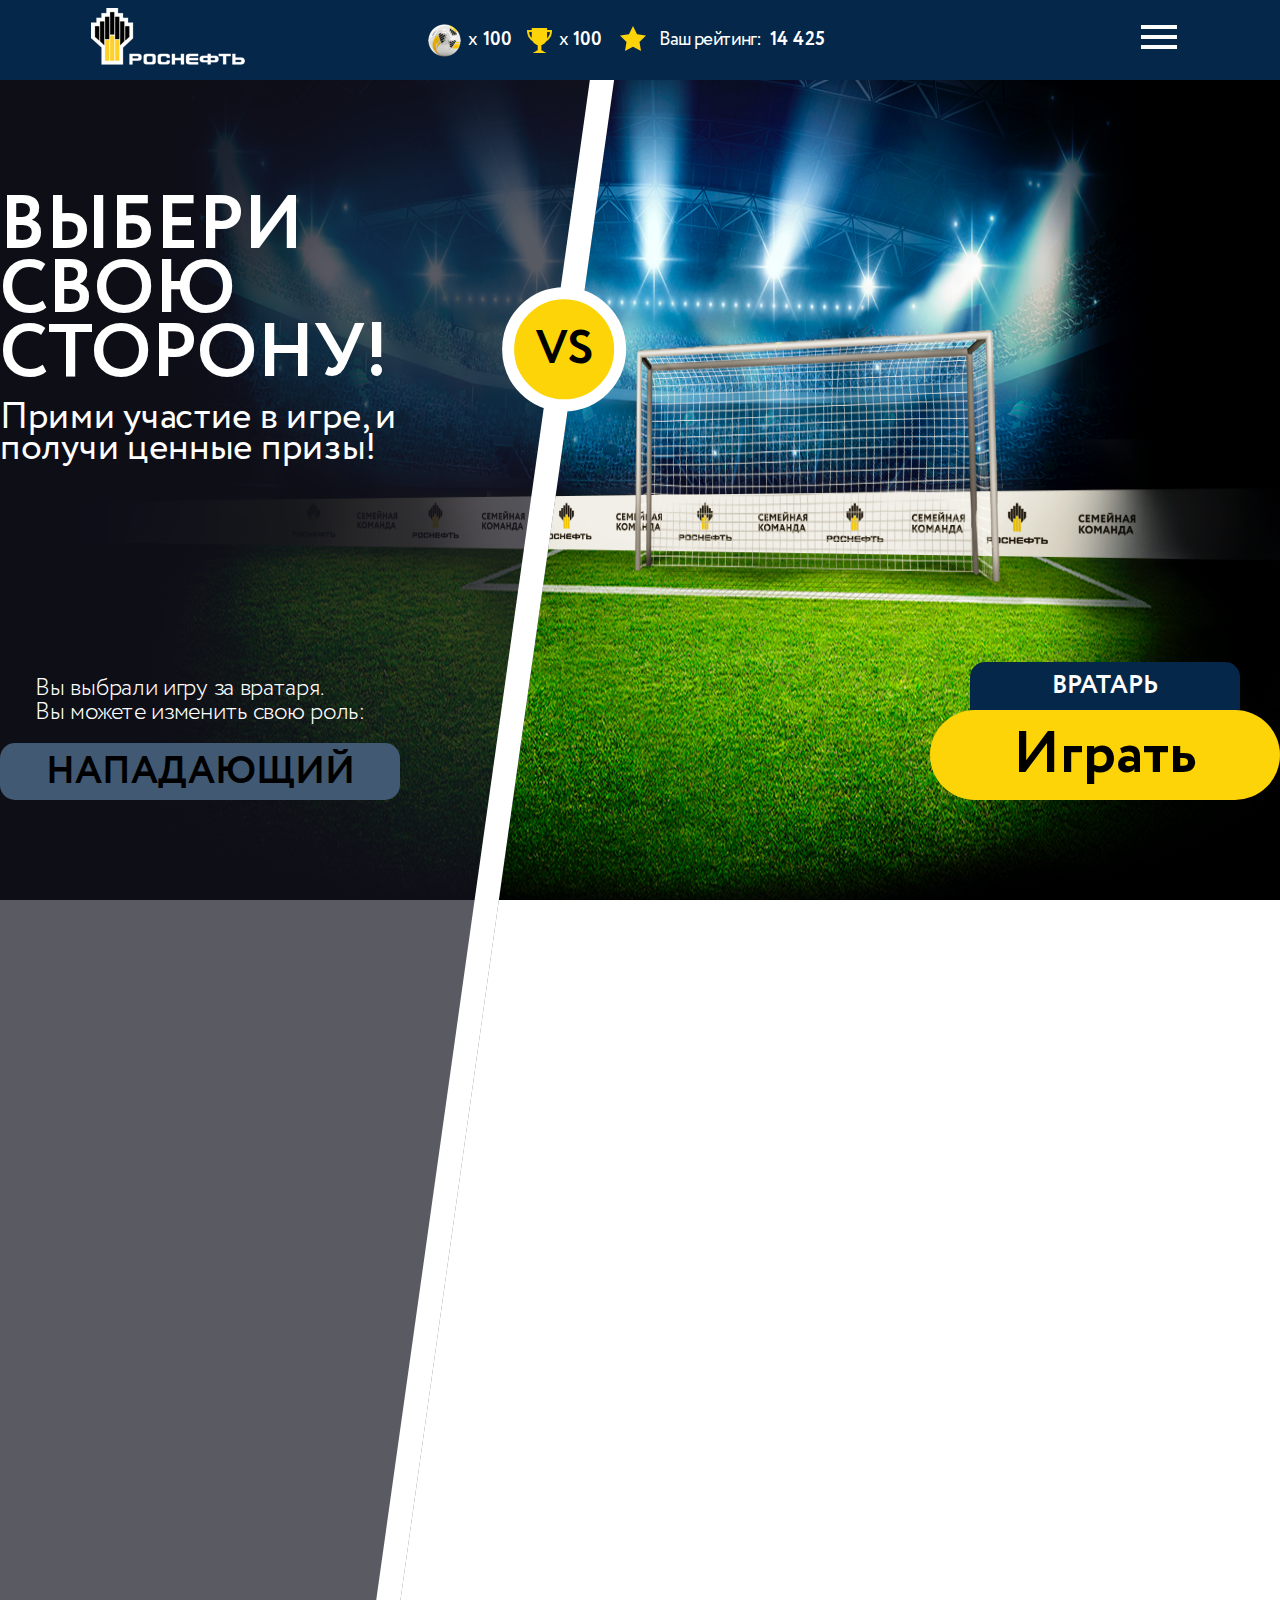
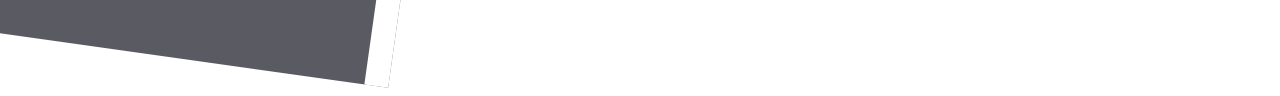
<file: index.html>
<!DOCTYPE html>
<html lang="en">
<head>
    <meta charset="UTF-8">
    <meta name="viewport" content="width=device-width, initial-scale=1.0">
    <meta http-equiv="X-UA-Compatible" content="ie=edge">
    <title>Football</title>
    <link rel="stylesheet" href="css/index.css">
</head>
<body>
    <!-- SYMBOLS - Start -->
    <svg xmlns="http://www.w3.org/2000/svg" style="border: 0 !important; clip: rect(0 0 0 0) !important; height: 1px !important; margin: -1px !important; overflow: hidden !important; padding: 0 !important; position: absolute !important; width: 1px !important;" class="root-svg-symbols-element">
        <!-- 1 - Start -->
        <symbol id="svg_tablo" viewBox="0 0 445 249">
            <defs>
                <path id="a" d="M0 0h12v200H0z"/>
                <path id="b" d="M0 0h12v200H0z"/>
                <rect id="c" width="445" height="209" rx="10"/>
                <linearGradient id="e" x1="50%" x2="50%" y1="100%" y2="0%">
                    <stop offset="0%" stop-color="#FFF" stop-opacity="0"/>
                    <stop offset="100%" stop-color="#FFF"/>
                </linearGradient>
                <rect id="d" width="445" height="195" rx="10"/>
            </defs>
            <g fill="none" fill-rule="evenodd">
                <g transform="translate(92 -67)">
                    <use fill="#052749" xlink:href="#a"/>
                    <use fill="#000" fill-opacity=".3" xlink:href="#a"/>
                </g>
                <path fill="#FFF" fill-opacity=".12" d="M92-67h2v200h-2z"/>
                <g>
                    <g transform="translate(334 -67)">
                        <use fill="#052749" xlink:href="#b"/>
                        <use fill="#000" fill-opacity=".3" xlink:href="#b"/>
                    </g>
                    <path fill="#FFF" fill-opacity=".12" d="M334-67h2v200h-2z"/>
                </g>
                <g>
                    <g transform="translate(0 40)">
                        <use fill="#052749" xlink:href="#c"/>
                        <use fill="#000" fill-opacity=".15" xlink:href="#c"/>
                    </g>
                    <path fill="#052749" d="M6 95h433v119H6z"/>
                    <path fill="#FFF" fill-opacity=".03" d="M6 95h433v19L6 156z"/>
                    <g opacity=".2" transform="translate(0 40)">
                        <use fill="#D8D8D8" fill-opacity="0" xlink:href="#d"/>
                        <rect width="443" height="193" x="1" y="1" stroke="url(#e)" stroke-width="2" rx="10"/>
                    </g>
                </g>
                <g stroke="#FFF" stroke-width="2" opacity=".3" transform="translate(6 46)">
                    <rect width="431" height="195" x="1" y="1" rx="5"/>
                    <path d="M1 50h431v117H1z"/>
                </g>
            </g>
        </symbol>
        <symbol id="svg_menu" viewBox="0 0 24 24">
            <path d="M0 0h24v24H0z" fill="none"/>
            <path d="M3 18h18v-2H3v2zm0-5h18v-2H3v2zm0-7v2h18V6H3z"/>
        </symbol>
    </svg>
    <!-- SYMBOLS - End -->
    <!-- HEADER START -->
    <header class="header">
        <div class="panel">
            <div class="img img--logo">
                <img src="images/logo.png" alt="">
            </div>
            <button class="btn btn--online btn--rounded btn--yellow">
                <div class="btn__icon">
                    <img class="icon icon--user" src="images/user.png" alt="">
                </div>
                <span class="btn__title btn__title--uppercase">
                    10 572 Онлайн
                </span>
            </button>
            <ul class="list list--static">
                <li class="list__item">
                    <img class="icon icon--ball" src="images/ball.png" alt="">
                    <div class="list__item-desc">x<b>100</b></div>
                </li>
                <li class="list__item">
                    <img class="icon icon--prize" src="images/prize-2.png" alt="">
                    <div class="list__item-desc">x<b>100</b></div>
                </li>
                <li class="list__item">
                    <img class="icon icon--star" src="images/star.png" alt="">
                    <div class="list__item-desc">
                        Ваш рейтинг:
                        <b>14 425</b>
                    </div>
                </li>
            </ul>
            <button class="btn btn--rules btn--rounded btn--white">
                <span class="btn__title">
                    Правила игры
                </span>
            </button>
            <div class="img img--slogan">
                <img src="images/text.png" alt="">
            </div>
            <button id="btn-mobile-menu" class="btn btn--menu">
                <svg class="menu__svg" fill="#FFFFFF" width="48px" height="48px">
                    <use xlink:href="#svg_menu"></use>
                </svg>
            </button>
        </div>
    </header>
    <!-- HEADER END -->

    <div class="page">
        <div class="page__bg">
            <img src="images/bg.png" alt="">
        </div>
        <div class="page__wrap">
            <div id="selection" class="selection right h-100">
                <div class="selection__bg">
                    <div class="separator">
                        <div class="separator__line"></div>
                        <div class="separator__label">VS</div>
                    </div>
                </div>
                <div class="selection__wrap">
                    <div class="selection__left">
                        <div class="selection__title">
                            <h2>Выбери свою сторону!</h2>
                        </div>
                        <div class="selection__subtitle">
                            <h3>Прими участие в игре, и получи ценные призы!</h3>
                        </div>
                        <div class="selection__button">
                            <label class="label label--gk label--select">Вы выбрали игру за вратаря.<br>Вы можете изменить свою роль:</label>
                            <label class="label label--play">Нападающий</label>
                            <button class="btn btn--select" id="forward-select">Нападающий</button>
                            <button class="btn btn--play" id="buttonForward">Играть</button>
                        </div>
                    </div>
                    <div class="selection__right">
                        <div class="selection__button">
                            <label class="label label--select">Вы выбрали игру за нападающего.<br>Вы можете изменить свою роль:</label>
                            <label class="label label--play">Вратарь</label>
                            <button class="btn btn--select" id="goalkeeper-select">Вратарь</button>
                            <button class="btn btn--play" id="goalkeeperPlay">Играть</button>
                        </div>
                    </div>
                </div>
            </div>
        </div>
    </div>

    <!-- MOBILE MENU start -->
    <div id="mobile-menu" class="dropdown">
        <div class="dropdown__item dropdown--online">
            <button class="btn m-btn--online btn--rounded btn--yellow">
                <div class="btn__icon">
                    <img class="icon icon--user" src="images/user.png" alt="">
                </div>
                <span class="btn__title btn__title--uppercase">
                    10 572 Онлайн
                </span>
            </button>
        </div>
        <div class="dropdown__item dropdown--static">
            <ul class="list m-list--static">
                <li class="list__item">
                    <img class="icon icon--ball" src="images/ball.png" alt="">
                    <div class="list__item-desc">x<b>100</b></div>
                </li>
                <li class="list__item">
                    <img class="icon icon--prize" src="images/prize-2.png" alt="">
                    <div class="list__item-desc">x<b>100</b></div>
                </li>
                <li class="list__item">
                    <img class="icon icon--star" src="images/star.png" alt="">
                    <div class="list__item-desc">
                        Ваш рейтинг:
                        <b>14 425</b>
                    </div>
                </li>
            </ul>
        </div>
        <div class="dropdown__item dropdown--rules">
            <button class="btn m-btn--rules btn--rounded btn--white">
                <span class="btn__title">
                    Правила игры
                </span>
            </button>
        </div>
        <div class="dropdown__item">
            <div class="img m-img--slogan">
                <img src="images/text.png" alt="">
            </div>
        </div>
    </div>
    <!-- MOBILE MENU end -->

    <!-- MODAL START -->
    <div class="modal modal--confirm">
        <div class="modal__header">
            <div class="modal__title">Выбор сделан</div>
            <button class="btn btn--close">
                <img src="images/cross.png" alt="">
            </button>
        </div>
        <div class="modal__body">
            <button class="btn btn--rounded btn--submit btn--yellow">Играть</button>
            <button class="btn btn--rounded btn--cancel">Изменить выбор</button>
        </div>
    </div>
    <!-- MODAL END -->
    <script src="js/index.js"></script>
</body>
</html>
</file>
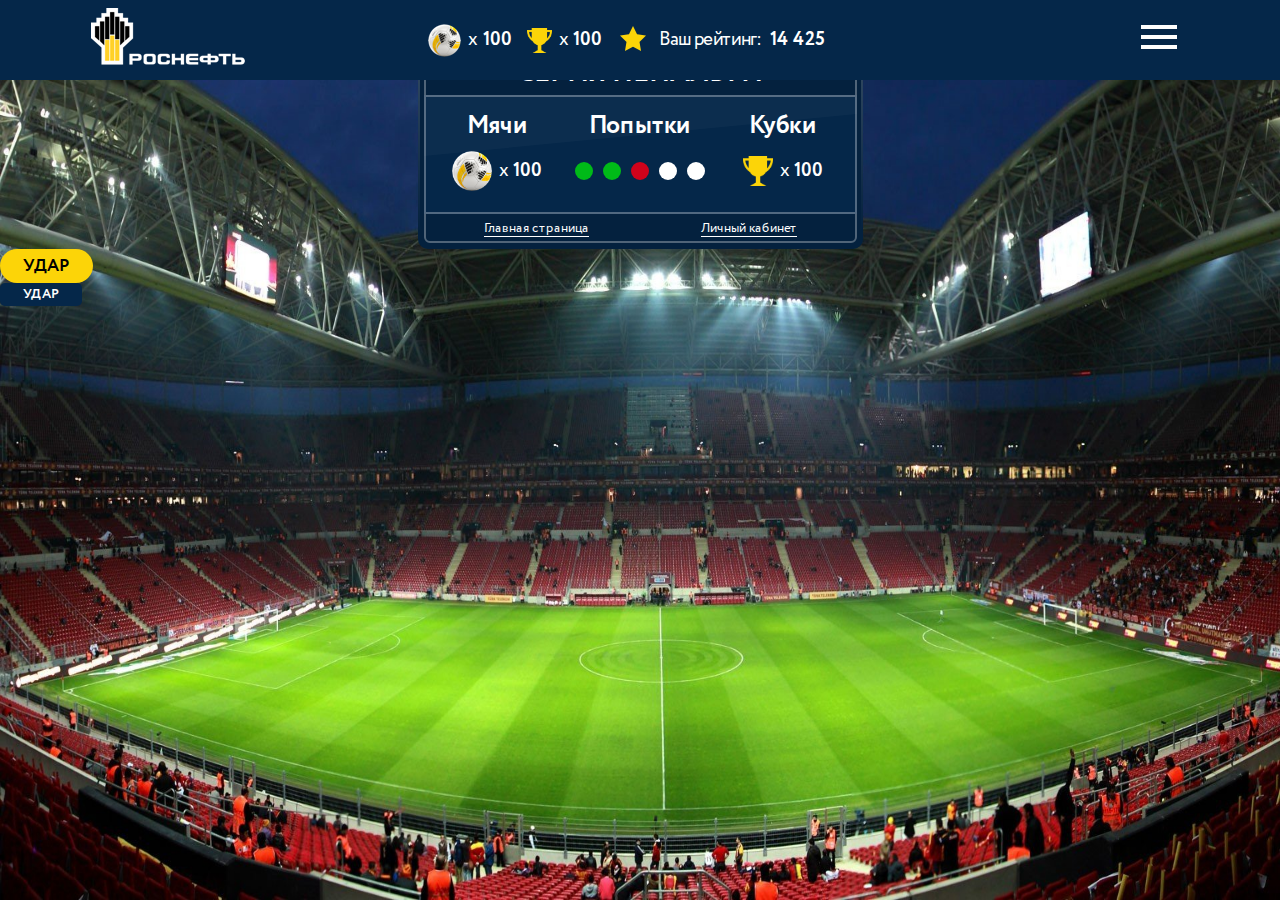
<file: index.1.html>
<!DOCTYPE html>
<html lang="en">
<head>
    <meta charset="UTF-8">
    <meta name="viewport" content="width=device-width, initial-scale=1.0">
    <meta http-equiv="X-UA-Compatible" content="ie=edge">
    <title>Football</title>
    <link rel="stylesheet" href="css/index.css">
</head>
<body>
    <!-- SYMBOLS - Start -->
    <svg xmlns="http://www.w3.org/2000/svg" style="border: 0 !important; clip: rect(0 0 0 0) !important; height: 1px !important; margin: -1px !important; overflow: hidden !important; padding: 0 !important; position: absolute !important; width: 1px !important;" class="root-svg-symbols-element">
        <!-- 1 - Start -->
        <symbol id="svg_tablo" viewBox="0 0 445 249">
            <defs>
                <path id="a" d="M0 0h12v200H0z"/>
                <path id="b" d="M0 0h12v200H0z"/>
                <rect id="c" width="445" height="209" rx="10"/>
                <linearGradient id="e" x1="50%" x2="50%" y1="100%" y2="0%">
                    <stop offset="0%" stop-color="#FFF" stop-opacity="0"/>
                    <stop offset="100%" stop-color="#FFF"/>
                </linearGradient>
                <rect id="d" width="445" height="195" rx="10"/>
            </defs>
            <g fill="none" fill-rule="evenodd">
                <g transform="translate(92 -67)">
                    <use fill="#052749" xlink:href="#a"/>
                    <use fill="#000" fill-opacity=".3" xlink:href="#a"/>
                </g>
                <path fill="#FFF" fill-opacity=".12" d="M92-67h2v200h-2z"/>
                <g>
                    <g transform="translate(334 -67)">
                        <use fill="#052749" xlink:href="#b"/>
                        <use fill="#000" fill-opacity=".3" xlink:href="#b"/>
                    </g>
                    <path fill="#FFF" fill-opacity=".12" d="M334-67h2v200h-2z"/>
                </g>
                <g>
                    <g transform="translate(0 40)">
                        <use fill="#052749" xlink:href="#c"/>
                        <use fill="#000" fill-opacity=".15" xlink:href="#c"/>
                    </g>
                    <path fill="#052749" d="M6 95h433v119H6z"/>
                    <path fill="#FFF" fill-opacity=".03" d="M6 95h433v19L6 156z"/>
                    <g opacity=".2" transform="translate(0 40)">
                        <use fill="#D8D8D8" fill-opacity="0" xlink:href="#d"/>
                        <rect width="443" height="193" x="1" y="1" stroke="url(#e)" stroke-width="2" rx="10"/>
                    </g>
                </g>
                <g stroke="#FFF" stroke-width="2" opacity=".3" transform="translate(6 46)">
                    <rect width="431" height="195" x="1" y="1" rx="5"/>
                    <path d="M1 50h431v117H1z"/>
                </g>
            </g>
        </symbol>
        <symbol id="svg_menu" viewBox="0 0 24 24">
            <path d="M0 0h24v24H0z" fill="none"/>
            <path d="M3 18h18v-2H3v2zm0-5h18v-2H3v2zm0-7v2h18V6H3z"/>
        </symbol>
    </svg>
    <!-- SYMBOLS - End -->
    <!-- HEADER START -->
    <header class="header">
        <div class="panel">
            <div class="img img--logo">
                <img src="images/logo.png" alt="">
            </div>
            <button class="btn btn--online btn--rounded btn--yellow">
                <div class="btn__icon">
                    <img class="icon icon--user" src="images/user.png" alt="">
                </div>
                <span class="btn__title btn__title--uppercase">
                    10 572 Онлайн
                </span>
            </button>
            <ul class="list list--static">
                <li class="list__item">
                    <img class="icon icon--ball" src="images/ball.png" alt="">
                    <div class="list__item-desc">x<b>100</b></div>
                </li>
                <li class="list__item">
                    <img class="icon icon--prize" src="images/prize-2.png" alt="">
                    <div class="list__item-desc">x<b>100</b></div>
                </li>
                <li class="list__item">
                    <img class="icon icon--star" src="images/star.png" alt="">
                    <div class="list__item-desc">
                        Ваш рейтинг:
                        <b>14 425</b>
                    </div>
                </li>
            </ul>
            <button class="btn btn--rules btn--rounded btn--white">
                <span class="btn__title">
                    Правила игры
                </span>
            </button>
            <div class="img img--slogan">
                <img src="images/text.png" alt="">
            </div>
            <button id="btn-mobile-menu" class="btn btn--menu">
                <svg class="menu__svg" fill="#FFFFFF" width="48px" height="48px">
                    <use xlink:href="#svg_menu"></use>
                </svg>
            </button>
        </div>
    </header>
    <!-- HEADER END -->

    <div class="page">
        <div class="page__bg">
            <img src="images/bg.jpg" alt="">
        </div>
        <div class="page__wrap">
            <div class="board">
                <div class="board__img">
                    <svg class="board__svg" width="445px" height="249px">
                        <use xlink:href="#svg_tablo"></use>
                    </svg>
                </div>
                <div class="board__wrap">
                    <div class="board__title">
                        Серия пенальти
                    </div>
                    <div class="board__list">
                        <ul class="list list--board">
                            <li class="list__item">
                                <div class="list__item-title">Мячи</div>
                                <div class="list__item-desc">
                                    <img class="icon icon--ball-2x" src="images/ball-2x.png" alt="">
                                    <div class="list__item-desc">x<b>100</b></div>
                                </div>
                            </li>
                            <li class="list__item">
                                <div class="list__item-title">Попытки</div>
                                <div class="list__item-desc">
                                    <ul class="list list--shot">
                                        <li class="list__item">
                                            <span class="ball ball--green"></span>
                                        </li>
                                        <li class="list__item">
                                            <span class="ball ball--green"></span>
                                        </li>
                                        <li class="list__item">
                                            <span class="ball ball--red"></span>
                                        </li>
                                        <li class="list__item">
                                            <span class="ball"></span>
                                        </li>
                                        <li class="list__item">
                                            <span class="ball"></span>
                                        </li>
                                    </ul>
                                </div>
                            </li>
                            <li class="list__item">
                                <div class="list__item-title">Кубки</div>
                                <div class="list__item-desc">
                                    <img class="icon icon--prize-2" src="images/prize-2.png" alt="">
                                    <div class="list__item-desc">x<b>100</b></div>
                                </div>
                            </li>
                        </ul>
                    </div>
                    <div class="board__footer">
                        <ul class="list list--links">
                            <li class="list__item">
                                <a href="#" class="list__link" title="Главная страница">Главная страница</a>
                            </li>
                            <li class="list__item">
                                <a href="#" class="list__link" title="Личный кабинет">Личный кабинет</a>
                            </li>
                        </ul>
                    </div>
                </div>
            </div>
            <!-- BUTTON start -->
            <button class="btn btn--rounded btn--yellow btn--hit" title="Удар">Удар</button>
            <!-- BUTTON end -->

            <!-- BUTTON start -->
            <button class="btn btn--indigo btn--select" title="Удар">Удар</button>
            <!-- BUTTON end -->
        </div>
        
    </div>

    <!-- MOBILE MENU start -->
    <div id="mobile-menu" class="dropdown">
        <div class="dropdown__item dropdown--online">
            <button class="btn m-btn--online btn--rounded btn--yellow">
                <div class="btn__icon">
                    <img class="icon icon--user" src="images/user.png" alt="">
                </div>
                <span class="btn__title btn__title--uppercase">
                    10 572 Онлайн
                </span>
            </button>
        </div>
        <div class="dropdown__item dropdown--static">
            <ul class="list m-list--static">
                <li class="list__item">
                    <img class="icon icon--ball" src="images/ball.png" alt="">
                    <div class="list__item-desc">x<b>100</b></div>
                </li>
                <li class="list__item">
                    <img class="icon icon--prize" src="images/prize-2.png" alt="">
                    <div class="list__item-desc">x<b>100</b></div>
                </li>
                <li class="list__item">
                    <img class="icon icon--star" src="images/star.png" alt="">
                    <div class="list__item-desc">
                        Ваш рейтинг:
                        <b>14 425</b>
                    </div>
                </li>
            </ul>
        </div>
        <div class="dropdown__item dropdown--rules">
            <button class="btn m-btn--rules btn--rounded btn--white">
                <span class="btn__title">
                    Правила игры
                </span>
            </button>
        </div>
        <div class="dropdown__item">
            <div class="img m-img--slogan">
                <img src="images/text.png" alt="">
            </div>
        </div>
    </div>
    <!-- MOBILE MENU end -->

    <!-- MODAL START -->
    <div class="modal modal--confirm">
        <div class="modal__header">
            <div class="modal__title">Выбор сделан</div>
            <button class="btn btn--close">
                <img src="images/cross.png" alt="">
            </button>
        </div>
        <div class="modal__body">
            <button class="btn btn--rounded btn--submit btn--yellow">Играть</button>
            <button class="btn btn--rounded btn--cancel">Изменить выбор</button>
        </div>
    </div>
    <!-- MODAL END -->
    <script src="/js/index.js"></script>
</body>
</html>
</file>
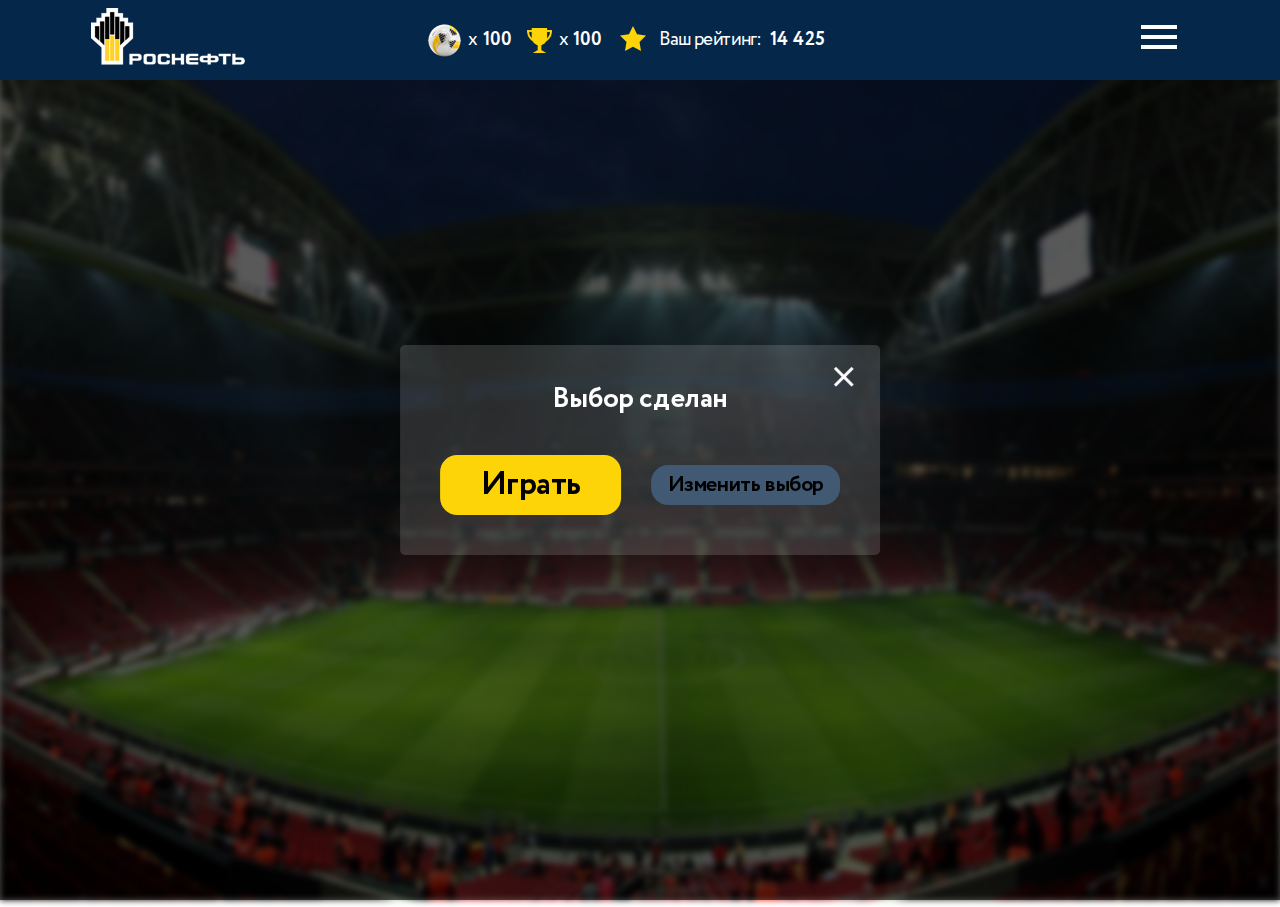
<file: modal.html>
<!DOCTYPE html>
<html lang="en">
<head>
    <meta charset="UTF-8">
    <meta name="viewport" content="width=device-width, initial-scale=1.0">
    <meta http-equiv="X-UA-Compatible" content="ie=edge">
    <title>Football</title>
    <link rel="stylesheet" href="css/index.css">
</head>
<body>
    <!-- SYMBOLS - Start -->
    <svg xmlns="http://www.w3.org/2000/svg" style="border: 0 !important; clip: rect(0 0 0 0) !important; height: 1px !important; margin: -1px !important; overflow: hidden !important; padding: 0 !important; position: absolute !important; width: 1px !important;" class="root-svg-symbols-element">
        <!-- 1 - Start -->
        <symbol id="svg_tablo" viewBox="0 0 445 249">
            <defs>
                <path id="a" d="M0 0h12v200H0z"/>
                <path id="b" d="M0 0h12v200H0z"/>
                <rect id="c" width="445" height="209" rx="10"/>
                <linearGradient id="e" x1="50%" x2="50%" y1="100%" y2="0%">
                    <stop offset="0%" stop-color="#FFF" stop-opacity="0"/>
                    <stop offset="100%" stop-color="#FFF"/>
                </linearGradient>
                <rect id="d" width="445" height="195" rx="10"/>
            </defs>
            <g fill="none" fill-rule="evenodd">
                <g transform="translate(92 -67)">
                    <use fill="#052749" xlink:href="#a"/>
                    <use fill="#000" fill-opacity=".3" xlink:href="#a"/>
                </g>
                <path fill="#FFF" fill-opacity=".12" d="M92-67h2v200h-2z"/>
                <g>
                    <g transform="translate(334 -67)">
                        <use fill="#052749" xlink:href="#b"/>
                        <use fill="#000" fill-opacity=".3" xlink:href="#b"/>
                    </g>
                    <path fill="#FFF" fill-opacity=".12" d="M334-67h2v200h-2z"/>
                </g>
                <g>
                    <g transform="translate(0 40)">
                        <use fill="#052749" xlink:href="#c"/>
                        <use fill="#000" fill-opacity=".15" xlink:href="#c"/>
                    </g>
                    <path fill="#052749" d="M6 95h433v119H6z"/>
                    <path fill="#FFF" fill-opacity=".03" d="M6 95h433v19L6 156z"/>
                    <g opacity=".2" transform="translate(0 40)">
                        <use fill="#D8D8D8" fill-opacity="0" xlink:href="#d"/>
                        <rect width="443" height="193" x="1" y="1" stroke="url(#e)" stroke-width="2" rx="10"/>
                    </g>
                </g>
                <g stroke="#FFF" stroke-width="2" opacity=".3" transform="translate(6 46)">
                    <rect width="431" height="195" x="1" y="1" rx="5"/>
                    <path d="M1 50h431v117H1z"/>
                </g>
            </g>
        </symbol>
        <symbol id="svg_menu" viewBox="0 0 24 24">
            <path d="M0 0h24v24H0z" fill="none"/>
            <path d="M3 18h18v-2H3v2zm0-5h18v-2H3v2zm0-7v2h18V6H3z"/>
        </symbol>
    </svg>
    <!-- SYMBOLS - End -->
    <!-- HEADER START -->
    <header class="header">
        <div class="panel">
            <div class="img img--logo">
                <img src="/images/logo.png" alt="">
            </div>
            <button class="btn btn--online btn--rounded btn--yellow">
                <div class="btn__icon">
                    <img class="icon icon--user" src="/images/user.png" alt="">
                </div>
                <span class="btn__title btn__title--uppercase">
                    10 572 Онлайн
                </span>
            </button>
            <ul class="list list--static">
                <li class="list__item">
                    <img class="icon icon--ball" src="/images/ball.png" alt="">
                    <div class="list__item-desc">x<b>100</b></div>
                </li>
                <li class="list__item">
                    <img class="icon icon--prize" src="/images/prize-2.png" alt="">
                    <div class="list__item-desc">x<b>100</b></div>
                </li>
                <li class="list__item">
                    <img class="icon icon--star" src="/images/star.png" alt="">
                    <div class="list__item-desc">
                        Ваш рейтинг:
                        <b>14 425</b>
                    </div>
                </li>
            </ul>
            <button class="btn btn--rules btn--rounded btn--white">
                <span class="btn__title">
                    Правила игры
                </span>
            </button>
            <div class="img img--slogan">
                <img src="/images/text.png" alt="">
            </div>
            <button id="btn-mobile-menu" class="btn btn--menu">
                <svg class="menu__svg" fill="#FFFFFF" width="48px" height="48px">
                    <use xlink:href="#svg_menu"></use>
                </svg>
            </button>
        </div>
    </header>
    <!-- HEADER END -->

    <div class="page blur">
        <div class="page__bg">
            <img src="/images/bg.jpg" alt="">
        </div>
        <div class="page__wrap">
            <div class="board">
                <div class="board__wrap">
                    <div class="board__title">
                        Серия пенальти
                    </div>
                    <div class="board__list">
                        <ul class="list list--board">
                            <li class="list__item">
                                <div class="list__item-title">Мячи</div>
                                <div class="list__item-desc">
                                    <img class="icon icon--ball-2x" src="/images/ball-2x.png" alt="">
                                    <div class="list__item-desc">x<b>100</b></div>
                                </div>
                            </li>
                            <li class="list__item">
                                <div class="list__item-title">Попытки</div>
                                <div class="list__item-desc">
                                    <ul class="list list--shot">
                                        <li class="list__item">
                                            <span class="ball ball--green"></span>
                                        </li>
                                        <li class="list__item">
                                            <span class="ball ball--green"></span>
                                        </li>
                                        <li class="list__item">
                                            <span class="ball ball--red"></span>
                                        </li>
                                        <li class="list__item">
                                            <span class="ball"></span>
                                        </li>
                                        <li class="list__item">
                                            <span class="ball"></span>
                                        </li>
                                    </ul>
                                </div>
                            </li>
                            <li class="list__item">
                                <div class="list__item-title">Кубки</div>
                                <div class="list__item-desc">
                                    <img class="icon icon--prize-2" src="/images/prize-2.png" alt="">
                                    <div class="list__item-desc">x<b>100</b></div>
                                </div>
                            </li>
                        </ul>
                    </div>
                    <div class="board__footer">
                        <ul class="list list--links">
                            <li class="list__item">
                                <a href="#" class="list__link" title="Главная страница">Главная страница</a>
                            </li>
                            <li class="list__item">
                                <a href="#" class="list__link" title="Личный кабинет">Личный кабинет</a>
                            </li>
                        </ul>
                    </div>
                </div>
            </div>
        </div>
    </div>

    <!-- MOBILE MENU start -->
    <div id="mobile-menu" class="dropdown">
        <div class="dropdown__item dropdown--online">
            <button class="btn m-btn--online btn--rounded btn--yellow">
                <div class="btn__icon">
                    <img class="icon icon--user" src="/images/user.png" alt="">
                </div>
                <span class="btn__title btn__title--uppercase">
                    10 572 Онлайн
                </span>
            </button>
        </div>
        <div class="dropdown__item dropdown--static">
            <ul class="list m-list--static">
                <li class="list__item">
                    <img class="icon icon--ball" src="/images/ball.png" alt="">
                    <div class="list__item-desc">x<b>100</b></div>
                </li>
                <li class="list__item">
                    <img class="icon icon--prize" src="/images/prize-2.png" alt="">
                    <div class="list__item-desc">x<b>100</b></div>
                </li>
                <li class="list__item">
                    <img class="icon icon--star" src="/images/star.png" alt="">
                    <div class="list__item-desc">
                        Ваш рейтинг:
                        <b>14 425</b>
                    </div>
                </li>
            </ul>
        </div>
        <div class="dropdown__item dropdown--rules">
            <button class="btn m-btn--rules btn--rounded btn--white">
                <span class="btn__title">
                    Правила игры
                </span>
            </button>
        </div>
        <div class="dropdown__item">
            <div class="img m-img--slogan">
                <img src="/images/text.png" alt="">
            </div>
        </div>
    </div>
    <!-- MOBILE MENU end -->

    <!-- MODAL START -->
    <div class="modal in modal--confirm">
        <div class="modal__header">
            <div class="modal__title">Выбор сделан</div>
            <button class="btn btn--close">
                <img src="/images/cross.png" alt="">
            </button>
        </div>
        <div class="modal__body">
            <button class="btn btn--rounded btn--submit btn--yellow">Играть</button>
            <button class="btn btn--rounded btn--cancel">Изменить выбор</button>
        </div>
    </div>
    <!-- MODAL END -->
    <script src="/js/index.js"></script>
</body>
</html>
</file>
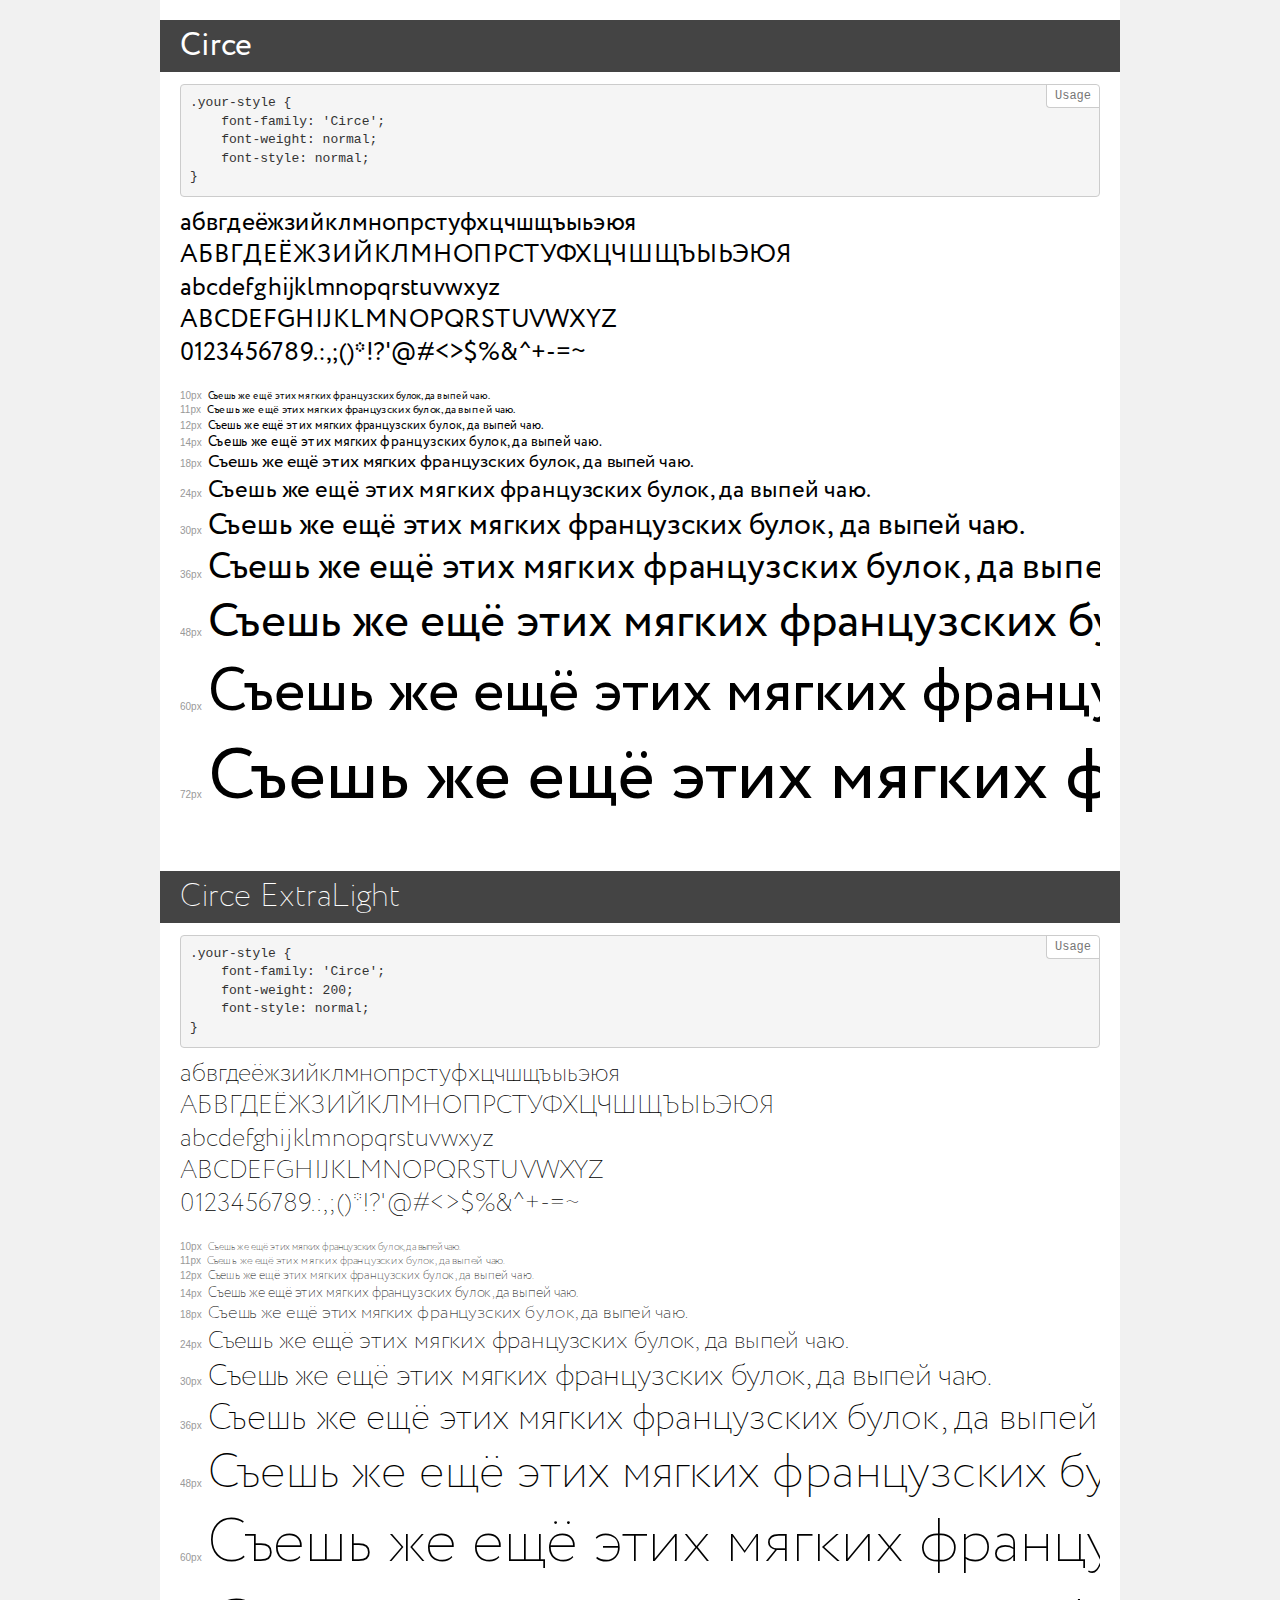
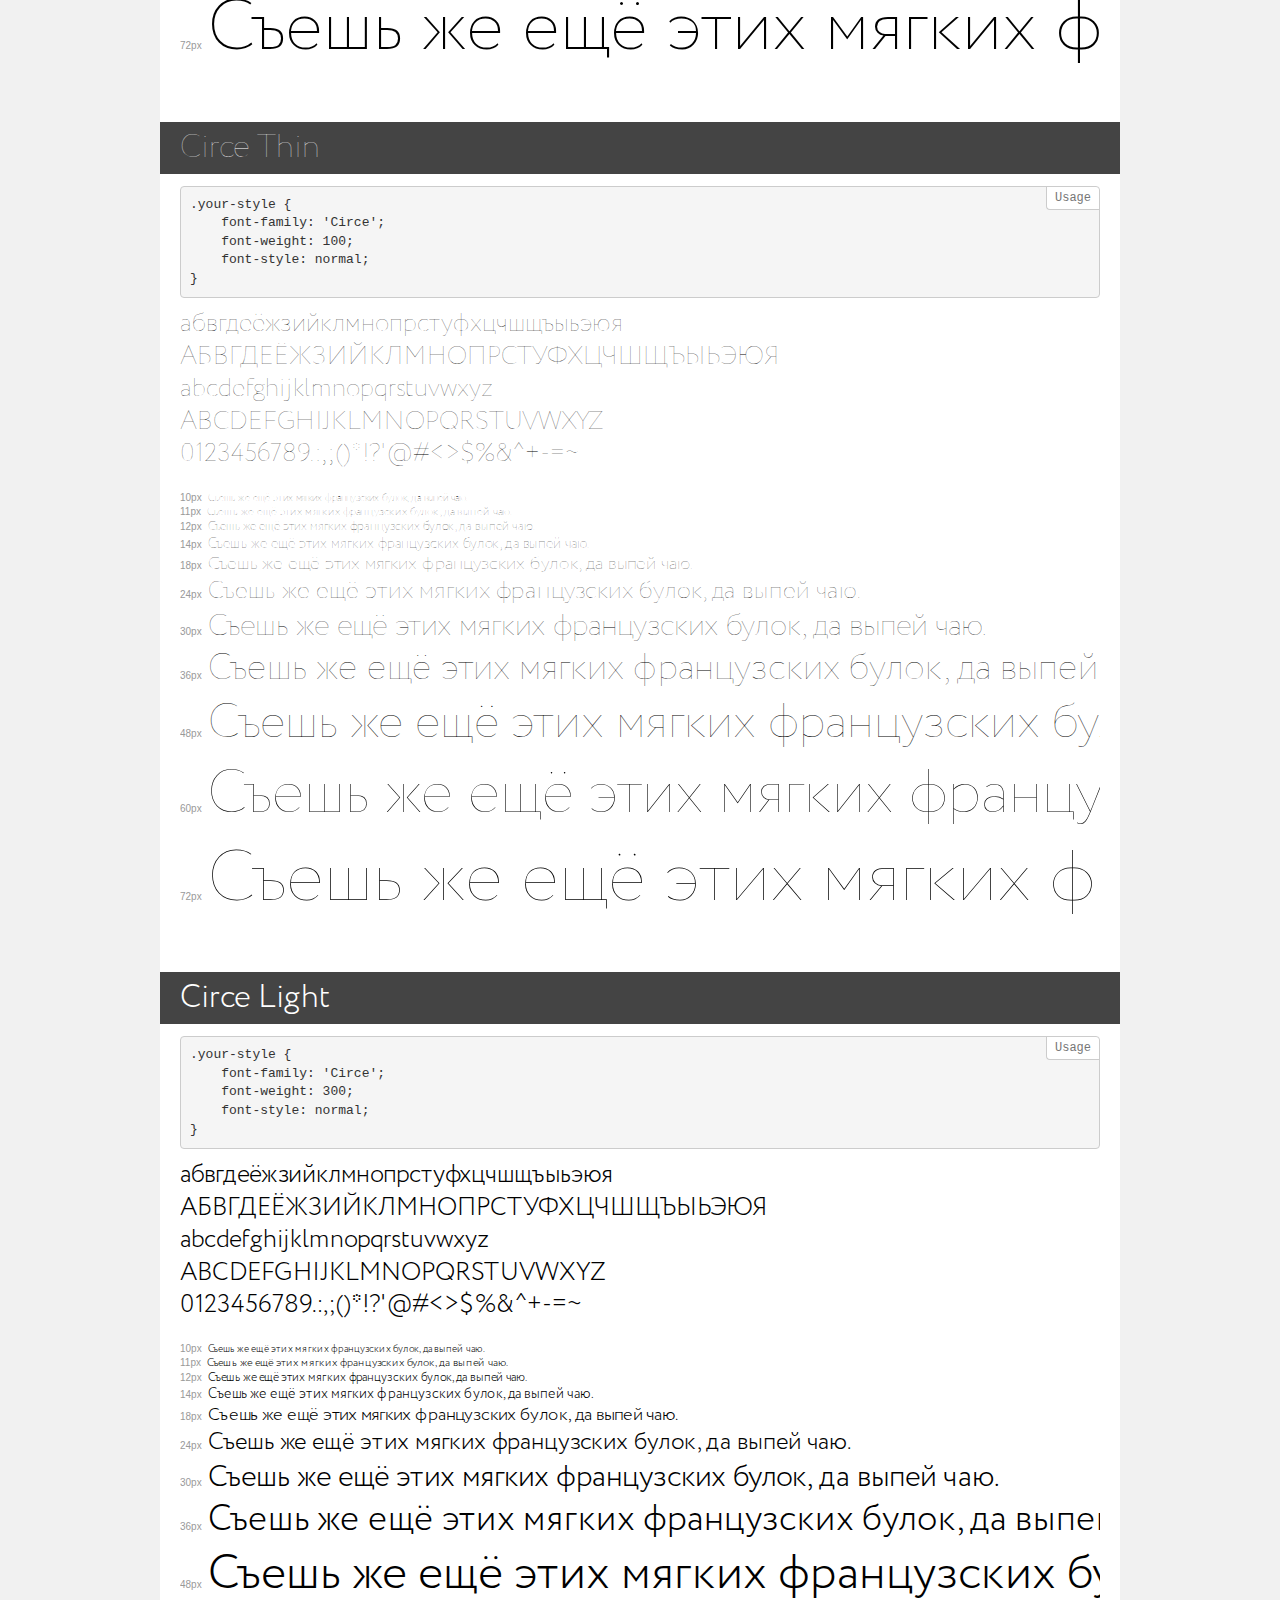
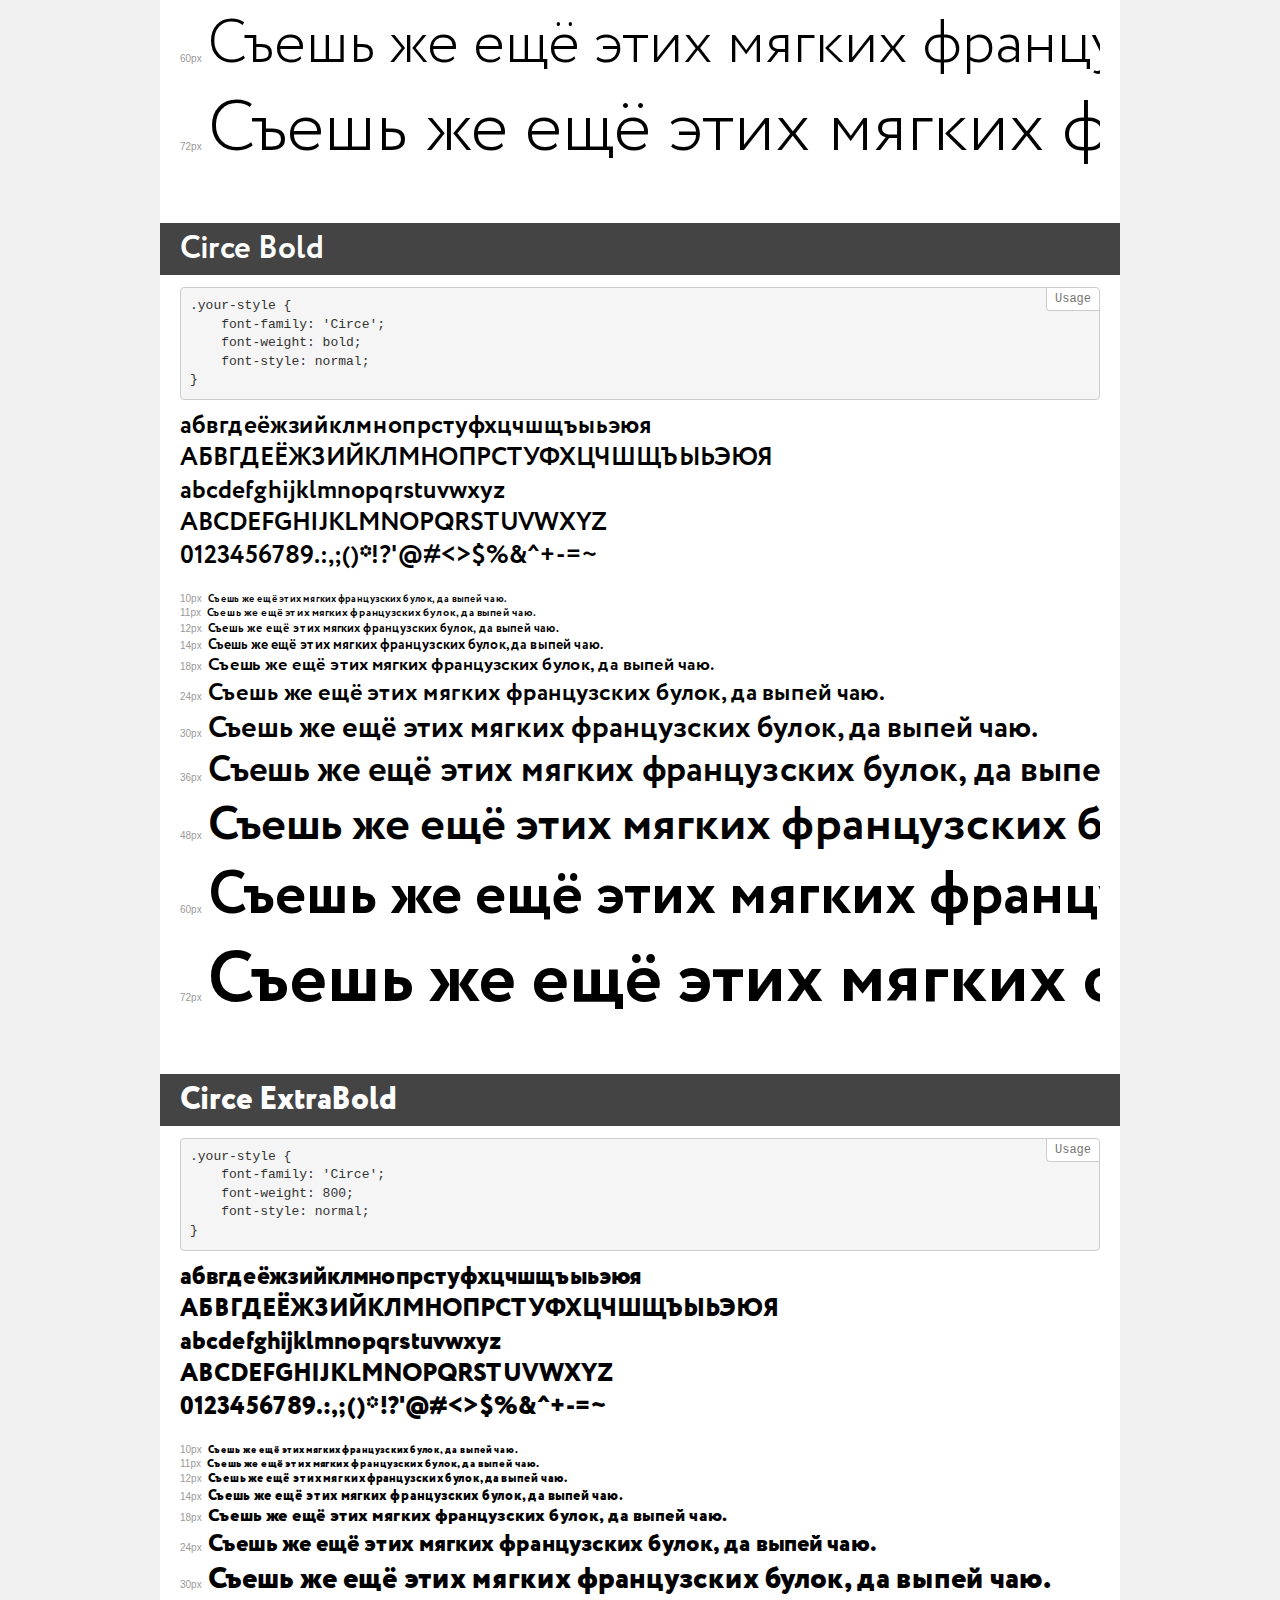
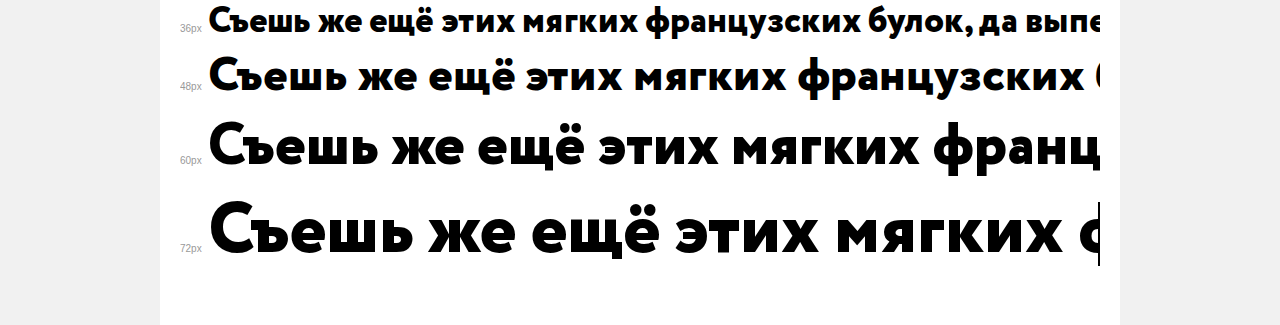
<file: font/demo.html>
<!DOCTYPE html>
<html>
<head>
	<meta charset="utf-8">
	<meta http-equiv="X-UA-Compatible" content="IE=edge">
	<meta name="viewport" content="width=device-width, initial-scale=1">
	<meta name="robots" content="noindex, noarchive">
	<title>Transfonter demo</title>
	<link href="stylesheet.css" rel="stylesheet">
	<style>
		/*
		http://meyerweb.com/eric/tools/css/reset/
		v2.0 | 20110126
		License: none (public domain)
		*/
		html, body, div, span, applet, object, iframe,
		h1, h2, h3, h4, h5, h6, p, blockquote, pre,
		a, abbr, acronym, address, big, cite, code,
		del, dfn, em, img, ins, kbd, q, s, samp,
		small, strike, strong, sub, sup, tt, var,
		b, u, i, center,
		dl, dt, dd, ol, ul, li,
		fieldset, form, label, legend,
		table, caption, tbody, tfoot, thead, tr, th, td,
		article, aside, canvas, details, embed,
		figure, figcaption, footer, header, hgroup,
		menu, nav, output, ruby, section, summary,
		time, mark, audio, video {
			margin: 0;
			padding: 0;
			border: 0;
			font-size: 100%;
			font: inherit;
			vertical-align: baseline;
		}
		/* HTML5 display-role reset for older browsers */
		article, aside, details, figcaption, figure,
		footer, header, hgroup, menu, nav, section {
			display: block;
		}
		body {
			line-height: 1;
		}
		ol, ul {
			list-style: none;
		}
		blockquote, q {
			quotes: none;
		}
		blockquote:before, blockquote:after,
		q:before, q:after {
			content: '';
			content: none;
		}
		table {
			border-collapse: collapse;
			border-spacing: 0;
		}
		/* common styles */
		body {
			background: #f1f1f1;
			color: #000;
		}
		.page {
			background: #fff;
			width: 920px;
			margin: 0 auto;
			padding: 20px 20px 0 20px;
			overflow: hidden;
		}
		.font-container {
			overflow-x: auto;
			overflow-y: hidden;
			margin-bottom: 40px;
			line-height: 1.3;
			white-space: nowrap;
			padding-bottom: 5px;
		}
		h1 {
			position: relative;
			background: #444;
			font-size: 32px;
			color: #fff;
			padding: 10px 20px;
			margin: 0 -20px 12px -20px;
		}
		.letters {
			font-size: 25px;
			margin-bottom: 20px;
		}
		.s10:before {
			content: '10px';
		}
		.s11:before {
			content: '11px';
		}
		.s12:before {
			content: '12px';
		}
		.s14:before {
			content: '14px';
		}
		.s18:before {
			content: '18px';
		}
		.s24:before {
			content: '24px';
		}
		.s30:before {
			content: '30px';
		}
		.s36:before {
			content: '36px';
		}
		.s48:before {
			content: '48px';
		}
		.s60:before {
			content: '60px';
		}
		.s72:before {
			content: '72px';
		}
		.s10:before, .s11:before, .s12:before, .s14:before,
		.s18:before, .s24:before, .s30:before, .s36:before,
		.s48:before, .s60:before, .s72:before {
			font-family: Arial, sans-serif;
			font-size: 10px;
			font-weight: normal;
			font-style: normal;
			color: #999;
			padding-right: 6px;
		}
		pre {
			display: block;
			position: relative;
			padding: 9px;
			margin: 0 0 10px;
			font-family: Monaco, Menlo, Consolas, "Courier New", monospace !important;
			font-size: 13px;
			line-height: 1.428571429;
			color: #333;
			font-weight: normal !important;
			font-style: normal !important;
			background-color: #f5f5f5;
			border: 1px solid #ccc;
			overflow-x: auto;
			border-radius: 4px;
		}
		pre:after {
			display: block;
			position: absolute;
			right: 0;
			top: 0;
			content: 'Usage';
			line-height: 1;
			padding: 5px 8px;
			font-size: 12px;
			color: #767676;
			background-color: #fff;
			border: 1px solid #ccc;
			border-right: none;
			border-top: none;
			border-radius: 0 4px 0 4px;
			z-index: 10;
		}
		/* responsive */
		@media (max-width: 959px) {
			.page {
				width: auto;
				margin: 0;
			}
		}
	</style>
</head>
<body>
<div class="page">
	<div class="demo" style="font-family: 'Circe'; font-weight: normal; font-style: normal;">
		<h1>Circe</h1>
		<pre>.your-style {
    font-family: 'Circe';
    font-weight: normal;
    font-style: normal;
}</pre>
		<div class="font-container">
			<p class="letters">
				абвгдеёжзийклмнопрстуфхцчшщъыьэюя <br />
				АБВГДЕЁЖЗИЙКЛМНОПРСТУФХЦЧШЩЪЫЬЭЮЯ <br />
				abcdefghijklmnopqrstuvwxyz <br />
				ABCDEFGHIJKLMNOPQRSTUVWXYZ <br />				0123456789.:,;()*!?'@#<>$%&^+-=~
			</p>
			<p class="s10" style="font-size: 10px;">Съешь же ещё этих мягких французских булок, да выпей чаю.</p>
			<p class="s11" style="font-size: 11px;">Съешь же ещё этих мягких французских булок, да выпей чаю.</p>
			<p class="s12" style="font-size: 12px;">Съешь же ещё этих мягких французских булок, да выпей чаю.</p>
			<p class="s14" style="font-size: 14px;">Съешь же ещё этих мягких французских булок, да выпей чаю.</p>
			<p class="s18" style="font-size: 18px;">Съешь же ещё этих мягких французских булок, да выпей чаю.</p>
			<p class="s24" style="font-size: 24px;">Съешь же ещё этих мягких французских булок, да выпей чаю.</p>
			<p class="s30" style="font-size: 30px;">Съешь же ещё этих мягких французских булок, да выпей чаю.</p>
			<p class="s36" style="font-size: 36px;">Съешь же ещё этих мягких французских булок, да выпей чаю.</p>
			<p class="s48" style="font-size: 48px;">Съешь же ещё этих мягких французских булок, да выпей чаю.</p>
			<p class="s60" style="font-size: 60px;">Съешь же ещё этих мягких французских булок, да выпей чаю.</p>
			<p class="s72" style="font-size: 72px;">Съешь же ещё этих мягких французских булок, да выпей чаю.</p>
		</div>
	</div>
	<div class="demo" style="font-family: 'Circe'; font-weight: 200; font-style: normal;">
		<h1>Circe ExtraLight</h1>
		<pre>.your-style {
    font-family: 'Circe';
    font-weight: 200;
    font-style: normal;
}</pre>
		<div class="font-container">
			<p class="letters">
				абвгдеёжзийклмнопрстуфхцчшщъыьэюя <br />
				АБВГДЕЁЖЗИЙКЛМНОПРСТУФХЦЧШЩЪЫЬЭЮЯ <br />
				abcdefghijklmnopqrstuvwxyz <br />
				ABCDEFGHIJKLMNOPQRSTUVWXYZ <br />				0123456789.:,;()*!?'@#<>$%&^+-=~
			</p>
			<p class="s10" style="font-size: 10px;">Съешь же ещё этих мягких французских булок, да выпей чаю.</p>
			<p class="s11" style="font-size: 11px;">Съешь же ещё этих мягких французских булок, да выпей чаю.</p>
			<p class="s12" style="font-size: 12px;">Съешь же ещё этих мягких французских булок, да выпей чаю.</p>
			<p class="s14" style="font-size: 14px;">Съешь же ещё этих мягких французских булок, да выпей чаю.</p>
			<p class="s18" style="font-size: 18px;">Съешь же ещё этих мягких французских булок, да выпей чаю.</p>
			<p class="s24" style="font-size: 24px;">Съешь же ещё этих мягких французских булок, да выпей чаю.</p>
			<p class="s30" style="font-size: 30px;">Съешь же ещё этих мягких французских булок, да выпей чаю.</p>
			<p class="s36" style="font-size: 36px;">Съешь же ещё этих мягких французских булок, да выпей чаю.</p>
			<p class="s48" style="font-size: 48px;">Съешь же ещё этих мягких французских булок, да выпей чаю.</p>
			<p class="s60" style="font-size: 60px;">Съешь же ещё этих мягких французских булок, да выпей чаю.</p>
			<p class="s72" style="font-size: 72px;">Съешь же ещё этих мягких французских булок, да выпей чаю.</p>
		</div>
	</div>
	<div class="demo" style="font-family: 'Circe'; font-weight: 100; font-style: normal;">
		<h1>Circe Thin</h1>
		<pre>.your-style {
    font-family: 'Circe';
    font-weight: 100;
    font-style: normal;
}</pre>
		<div class="font-container">
			<p class="letters">
				абвгдеёжзийклмнопрстуфхцчшщъыьэюя <br />
				АБВГДЕЁЖЗИЙКЛМНОПРСТУФХЦЧШЩЪЫЬЭЮЯ <br />
				abcdefghijklmnopqrstuvwxyz <br />
				ABCDEFGHIJKLMNOPQRSTUVWXYZ <br />				0123456789.:,;()*!?'@#<>$%&^+-=~
			</p>
			<p class="s10" style="font-size: 10px;">Съешь же ещё этих мягких французских булок, да выпей чаю.</p>
			<p class="s11" style="font-size: 11px;">Съешь же ещё этих мягких французских булок, да выпей чаю.</p>
			<p class="s12" style="font-size: 12px;">Съешь же ещё этих мягких французских булок, да выпей чаю.</p>
			<p class="s14" style="font-size: 14px;">Съешь же ещё этих мягких французских булок, да выпей чаю.</p>
			<p class="s18" style="font-size: 18px;">Съешь же ещё этих мягких французских булок, да выпей чаю.</p>
			<p class="s24" style="font-size: 24px;">Съешь же ещё этих мягких французских булок, да выпей чаю.</p>
			<p class="s30" style="font-size: 30px;">Съешь же ещё этих мягких французских булок, да выпей чаю.</p>
			<p class="s36" style="font-size: 36px;">Съешь же ещё этих мягких французских булок, да выпей чаю.</p>
			<p class="s48" style="font-size: 48px;">Съешь же ещё этих мягких французских булок, да выпей чаю.</p>
			<p class="s60" style="font-size: 60px;">Съешь же ещё этих мягких французских булок, да выпей чаю.</p>
			<p class="s72" style="font-size: 72px;">Съешь же ещё этих мягких французских булок, да выпей чаю.</p>
		</div>
	</div>
	<div class="demo" style="font-family: 'Circe'; font-weight: 300; font-style: normal;">
		<h1>Circe Light</h1>
		<pre>.your-style {
    font-family: 'Circe';
    font-weight: 300;
    font-style: normal;
}</pre>
		<div class="font-container">
			<p class="letters">
				абвгдеёжзийклмнопрстуфхцчшщъыьэюя <br />
				АБВГДЕЁЖЗИЙКЛМНОПРСТУФХЦЧШЩЪЫЬЭЮЯ <br />
				abcdefghijklmnopqrstuvwxyz <br />
				ABCDEFGHIJKLMNOPQRSTUVWXYZ <br />				0123456789.:,;()*!?'@#<>$%&^+-=~
			</p>
			<p class="s10" style="font-size: 10px;">Съешь же ещё этих мягких французских булок, да выпей чаю.</p>
			<p class="s11" style="font-size: 11px;">Съешь же ещё этих мягких французских булок, да выпей чаю.</p>
			<p class="s12" style="font-size: 12px;">Съешь же ещё этих мягких французских булок, да выпей чаю.</p>
			<p class="s14" style="font-size: 14px;">Съешь же ещё этих мягких французских булок, да выпей чаю.</p>
			<p class="s18" style="font-size: 18px;">Съешь же ещё этих мягких французских булок, да выпей чаю.</p>
			<p class="s24" style="font-size: 24px;">Съешь же ещё этих мягких французских булок, да выпей чаю.</p>
			<p class="s30" style="font-size: 30px;">Съешь же ещё этих мягких французских булок, да выпей чаю.</p>
			<p class="s36" style="font-size: 36px;">Съешь же ещё этих мягких французских булок, да выпей чаю.</p>
			<p class="s48" style="font-size: 48px;">Съешь же ещё этих мягких французских булок, да выпей чаю.</p>
			<p class="s60" style="font-size: 60px;">Съешь же ещё этих мягких французских булок, да выпей чаю.</p>
			<p class="s72" style="font-size: 72px;">Съешь же ещё этих мягких французских булок, да выпей чаю.</p>
		</div>
	</div>
	<div class="demo" style="font-family: 'Circe'; font-weight: bold; font-style: normal;">
		<h1>Circe Bold</h1>
		<pre>.your-style {
    font-family: 'Circe';
    font-weight: bold;
    font-style: normal;
}</pre>
		<div class="font-container">
			<p class="letters">
				абвгдеёжзийклмнопрстуфхцчшщъыьэюя <br />
				АБВГДЕЁЖЗИЙКЛМНОПРСТУФХЦЧШЩЪЫЬЭЮЯ <br />
				abcdefghijklmnopqrstuvwxyz <br />
				ABCDEFGHIJKLMNOPQRSTUVWXYZ <br />				0123456789.:,;()*!?'@#<>$%&^+-=~
			</p>
			<p class="s10" style="font-size: 10px;">Съешь же ещё этих мягких французских булок, да выпей чаю.</p>
			<p class="s11" style="font-size: 11px;">Съешь же ещё этих мягких французских булок, да выпей чаю.</p>
			<p class="s12" style="font-size: 12px;">Съешь же ещё этих мягких французских булок, да выпей чаю.</p>
			<p class="s14" style="font-size: 14px;">Съешь же ещё этих мягких французских булок, да выпей чаю.</p>
			<p class="s18" style="font-size: 18px;">Съешь же ещё этих мягких французских булок, да выпей чаю.</p>
			<p class="s24" style="font-size: 24px;">Съешь же ещё этих мягких французских булок, да выпей чаю.</p>
			<p class="s30" style="font-size: 30px;">Съешь же ещё этих мягких французских булок, да выпей чаю.</p>
			<p class="s36" style="font-size: 36px;">Съешь же ещё этих мягких французских булок, да выпей чаю.</p>
			<p class="s48" style="font-size: 48px;">Съешь же ещё этих мягких французских булок, да выпей чаю.</p>
			<p class="s60" style="font-size: 60px;">Съешь же ещё этих мягких французских булок, да выпей чаю.</p>
			<p class="s72" style="font-size: 72px;">Съешь же ещё этих мягких французских булок, да выпей чаю.</p>
		</div>
	</div>
	<div class="demo" style="font-family: 'Circe'; font-weight: 800; font-style: normal;">
		<h1>Circe ExtraBold</h1>
		<pre>.your-style {
    font-family: 'Circe';
    font-weight: 800;
    font-style: normal;
}</pre>
		<div class="font-container">
			<p class="letters">
				абвгдеёжзийклмнопрстуфхцчшщъыьэюя <br />
				АБВГДЕЁЖЗИЙКЛМНОПРСТУФХЦЧШЩЪЫЬЭЮЯ <br />
				abcdefghijklmnopqrstuvwxyz <br />
				ABCDEFGHIJKLMNOPQRSTUVWXYZ <br />				0123456789.:,;()*!?'@#<>$%&^+-=~
			</p>
			<p class="s10" style="font-size: 10px;">Съешь же ещё этих мягких французских булок, да выпей чаю.</p>
			<p class="s11" style="font-size: 11px;">Съешь же ещё этих мягких французских булок, да выпей чаю.</p>
			<p class="s12" style="font-size: 12px;">Съешь же ещё этих мягких французских булок, да выпей чаю.</p>
			<p class="s14" style="font-size: 14px;">Съешь же ещё этих мягких французских булок, да выпей чаю.</p>
			<p class="s18" style="font-size: 18px;">Съешь же ещё этих мягких французских булок, да выпей чаю.</p>
			<p class="s24" style="font-size: 24px;">Съешь же ещё этих мягких французских булок, да выпей чаю.</p>
			<p class="s30" style="font-size: 30px;">Съешь же ещё этих мягких французских булок, да выпей чаю.</p>
			<p class="s36" style="font-size: 36px;">Съешь же ещё этих мягких французских булок, да выпей чаю.</p>
			<p class="s48" style="font-size: 48px;">Съешь же ещё этих мягких французских булок, да выпей чаю.</p>
			<p class="s60" style="font-size: 60px;">Съешь же ещё этих мягких французских булок, да выпей чаю.</p>
			<p class="s72" style="font-size: 72px;">Съешь же ещё этих мягких французских булок, да выпей чаю.</p>
		</div>
	</div>
</div>
</body>
</html>
</file>
<file: css/index.css>
html,
body,
.page,
.page__wrap {
  margin: 0;
  padding: 0;
  width: 100%;
  height: 100%;
}

.btn {
  cursor: pointer;
}

@font-face {
  font-family: 'Circe';
  src: url("../font/Circe-Regular.eot");
  src: local("Circe"), local("Circe-Regular"), url("../font/Circe-Regular.eot?#iefix") format("embedded-opentype"), url("../font/Circe-Regular.woff") format("woff"), url("../font/Circe-Regular.ttf") format("truetype");
  font-weight: normal;
  font-style: normal;
}

@font-face {
  font-family: 'Circe';
  src: url("../font/Circe-Bold.eot");
  src: local("Circe Bold"), local("Circe-Bold"), url("../font/Circe-Bold.eot?#iefix") format("embedded-opentype"), url("../font/Circe-Bold.woff") format("woff"), url("../font/Circe-Bold.ttf") format("truetype");
  font-weight: bold;
  font-style: normal;
}

@font-face {
  font-family: 'Circe';
  src: url("../font/Circe-Light.eot");
  src: local("Circe Light"), local("Circe-Light"), url("../font/Circe-Light.eot?#iefix") format("embedded-opentype"), url("../font/Circe-Light.woff") format("woff"), url("../font/Circe-Light.ttf") format("truetype");
  font-weight: 300;
  font-style: normal;
}

.hide {
  display: none !important;
}

body {
  font-family: 'Circe';
  font-weight: normal;
  font-style: normal;
  overflow: hidden;
}

.header {
  position: fixed;
  width: 100%;
  z-index: 15;
  top: 0;
  -webkit-transition: top ease 0.5s;
  transition: top ease 0.5s;
  background: #052749;
}

.header.fade {
  top: -80px;
  -webkit-transition: top ease 0.5s;
  transition: top ease 0.5s;
}

.page {
  position: relative;
  height: calc(100vh);
}

.page__bg {
  width: 100%;
  height: 100%;
}

.page__bg img {
  max-width: 100%;
  width: 100%;
  height: 100%;
}

.page.blur img {
  filter: blur(3px);
  -webkit-filter: blur(3px);
}

.page.blur .page__wrap {
  display: none;
}

.page.blur::after {
  content: '';
  display: block;
  position: absolute;
  top: 0px;
  left: 0x;
  width: 100%;
  height: 100%;
  background-color: rgba(0, 0, 0, 0.65);
}

.page__wrap {
  position: absolute;
  top: 0;
  left: 0;
  width: 100%;
  height: 100%;
}

.page--login .selection.left .selection__bg {
  left: 100vw !important;
  -webkit-transition: left ease-in-out 0.5s;
  transition: left ease-in-out 0.5s;
}

.page--login .selection.right .selection__bg {
  right: 100vw !important;
  -webkit-transition: right ease-in-out 0.5s;
  transition: right ease-in-out 0.5s;
}

.page--login .selection__left {
  left: -100vw !important;
  -webkit-transition: left ease-in-out 0.5s;
  transition: left ease-in-out 0.5s;
}

.page--login .selection__right {
  right: -100vw !important;
  -webkit-transition: right ease-in-out 0.5s;
  transition: right ease-in-out 0.5s;
}

.container {
  max-width: 1400px;
  width: 100%;
  height: 100%;
  margin: 0 auto;
}

.h-100 {
  height: 100%;
}

.icon {
  margin-right: 7px;
}

.icon--prize {
  width: 25px;
  height: 25px;
}

.icon--prize-2 {
  width: 30px;
  height: 30px;
}

.icon--star {
  margin-left: 3px;
  margin-right: 13px;
  padding-bottom: 4px;
}

.icon--ball-2x {
  width: 40px;
  height: 40px;
}

.btn {
  font-family: 'Circe';
  display: -webkit-box;
  display: -ms-flexbox;
  display: flex;
  -webkit-box-align: center;
      -ms-flex-align: center;
          align-items: center;
  -webkit-box-pack: center;
      -ms-flex-pack: center;
          justify-content: center;
  border: none;
  color: #052749;
  white-space: nowrap;
}

.btn__title {
  font-size: 20px;
  font-weight: bold;
}

.btn__title--uppercase {
  text-transform: uppercase;
}

.btn__icon {
  width: 14px;
  height: 16px;
  margin-right: 8px;
}

.btn--white {
  background: #fff;
}

.btn--yellow {
  background: #fcd408;
}

.btn--indigo {
  background: #052749;
}

.btn--rounded {
  height: 34px;
  border-radius: 17px;
  padding-left: 16px;
  padding-right: 16px;
}

.btn--submit {
  height: 60px;
  font-size: 33px;
  font-weight: bold;
  font-style: normal;
  font-stretch: normal;
  line-height: normal;
  letter-spacing: -0.6px;
  color: #000;
  padding: 0 41px;
  margin: 15px;
}

.btn--cancel {
  height: 40px;
  font-size: 22px;
  font-weight: bold;
  font-style: normal;
  font-stretch: normal;
  line-height: normal;
  letter-spacing: -0.4px;
  color: #000;
  background: #415972;
  margin: 15px;
}

.btn--close {
  position: absolute;
  top: 20px;
  right: 20px;
  background: transparent;
}

.btn--menu {
  display: none;
  background: transparent;
}

.btn--hit {
  font-size: 17px;
  font-weight: 800;
  font-style: normal;
  text-transform: uppercase;
  padding: 0 23px;
  font-stretch: normal;
  line-height: normal;
  letter-spacing: -0.3px;
  text-align: center;
  color: #000000;
}

.btn--select {
  font-size: 13px;
  font-weight: 800;
  font-style: normal;
  text-transform: uppercase;
  font-stretch: normal;
  line-height: normal;
  letter-spacing: normal;
  text-align: center;
  color: #ffffff;
  padding: 0 23px;
  height: 23px;
  border-radius: 5px;
  text-align: center;
}

@media (max-width: 1350px) {
  .btn--menu {
    display: block;
    margin-left: 106px;
  }
  .btn--online, .btn--rules {
    display: none;
  }
}

@media (max-width: 860px) {
  .btn--menu {
    margin-left: 0;
  }
  .btn--close {
    top: 15px;
    right: 15px;
  }
}

.img--logo {
  margin-right: 53px;
}

.img--slogan {
  display: block;
  margin-left: 81px;
}

@media (max-width: 1350px) {
  .img--logo {
    margin: 0;
  }
  .img--slogan {
    display: none;
  }
}

.list {
  display: -webkit-box;
  display: -ms-flexbox;
  display: flex;
  margin: 0;
  padding: 0;
  list-style: none;
}

.list__item {
  display: -webkit-box;
  display: -ms-flexbox;
  display: flex;
  -webkit-box-align: center;
      -ms-flex-align: center;
          align-items: center;
  margin-right: 15px;
}

.list__item-desc {
  white-space: nowrap;
  color: #fff;
  font-size: 19px;
  letter-spacing: -0.7px;
}

.list__item-desc b {
  letter-spacing: normal;
  padding-left: 5px;
}

.list--static {
  margin-left: 54px;
  margin-right: 38px;
}

.list--board {
  padding: 0 8px;
  height: 115px;
}

.list--board .list__item {
  -webkit-box-flex: 1;
      -ms-flex: 1;
          flex: 1;
  margin: 0;
  display: -webkit-box;
  display: -ms-flexbox;
  display: flex;
  -webkit-box-orient: vertical;
  -webkit-box-direction: normal;
      -ms-flex-direction: column;
          flex-direction: column;
  -webkit-box-pack: start;
      -ms-flex-pack: start;
          justify-content: flex-start;
  padding-top: 14px;
}

.list--board .list__item-title {
  font-size: 25px;
  font-weight: bold;
  font-style: normal;
  font-stretch: normal;
  line-height: 1.2;
  letter-spacing: -0.4px;
  text-align: center;
  color: #fff;
  margin-bottom: 10px;
}

.list--board .list__item-desc {
  display: -webkit-box;
  display: -ms-flexbox;
  display: flex;
  height: 40px;
  -webkit-box-align: center;
      -ms-flex-align: center;
          align-items: center;
}

.list--board .list__item-desc b {
  padding-left: 5px;
}

.list--shot .list__item {
  padding-top: 0;
}

.list--shot .ball {
  width: 18px;
  height: 18px;
  border-radius: 50%;
  background: #fff;
  margin: 0 5px;
}

.list--shot .ball--green {
  background: #00ba18;
}

.list--shot .ball--red {
  background: #d0021b;
}

.list--links {
  -ms-flex-pack: distribute;
      justify-content: space-around;
}

.list--links .list__item {
  margin-right: 0;
}

.list--links .list__link {
  font-size: 13px;
  font-weight: normal;
  font-style: normal;
  font-stretch: normal;
  line-height: normal;
  letter-spacing: normal;
  color: #fff;
  padding: 0;
  border-bottom: 1px solid #fff;
  line-height: 14px;
  cursor: pointer;
  text-decoration: none;
}

.list--type {
  width: 100%;
}

.list--type .list__item {
  margin: 0;
  padding: 0 30px;
  -ms-flex-preferred-size: 50%;
      flex-basis: 50%;
  padding-top: 25px;
  padding-bottom: 20px;
  -webkit-box-orient: vertical;
  -webkit-box-direction: normal;
      -ms-flex-direction: column;
          flex-direction: column;
  -webkit-box-align: start;
      -ms-flex-align: start;
          align-items: flex-start;
}

.list--type .list__item-title {
  padding-left: 10px;
  font-size: 28px;
  font-weight: bold;
  font-style: normal;
  font-stretch: normal;
  line-height: 1.07;
  letter-spacing: -0.4px;
  text-align: left;
  color: #fff;
}

.list--type .list__item-desc {
  display: -webkit-box;
  display: -ms-flexbox;
  display: flex;
  -webkit-box-pack: justify;
      -ms-flex-pack: justify;
          justify-content: space-between;
  width: 100%;
  -webkit-box-align: center;
      -ms-flex-align: center;
          align-items: center;
  border-radius: 5px;
  border: solid 1px #ffffff;
  padding: 10px 20px;
  -webkit-box-sizing: border-box;
          box-sizing: border-box;
  margin-top: 14px;
}

.list--type .list__item .image-wrap {
  width: 74px;
  height: 74px;
}

.list--type .list__item .image-wrap.star {
  width: 51px;
  height: 49px;
  padding: 12px 0 13px;
}

.list--type .list__item .image-wrap.prize {
  width: 20px;
  height: 20px;
  margin-left: 5px;
  margin-right: 10px;
}

.list--type .list__item .image-wrap img {
  width: 100%;
  max-width: 100%;
  height: 100%;
}

.list--type .list__item .devider {
  font-size: 27px;
  font-weight: bold;
}

.list--type .list__item .score {
  font-size: 47px;
  font-weight: 800;
}

.list--type .list__item .info {
  font-size: 14px;
  color: #fff;
}

.list--type .list__item .btn {
  font-size: 22px;
  font-weight: 800;
  color: #000;
  margin-right: 10px;
  height: 40px;
  width: 114px;
}

.list--type .list__item .btn-group {
  padding-top: 20px;
  display: -webkit-box;
  display: -ms-flexbox;
  display: flex;
  -webkit-box-align: center;
      -ms-flex-align: center;
          align-items: center;
}

.list--type .list__separator {
  border-left: 1px solid #fff;
}

@media (max-width: 1350px) {
  .list--static {
    margin: 0;
    display: -webkit-box;
    display: -ms-flexbox;
    display: flex;
  }
}

@media (max-width: 860px) {
  .list--static {
    display: none;
  }
}

.panel {
  height: 80px;
  max-width: 1280px;
  margin: 0 auto;
  display: -webkit-box;
  display: -ms-flexbox;
  display: flex;
  -webkit-box-align: center;
      -ms-flex-align: center;
          align-items: center;
  -webkit-box-pack: center;
      -ms-flex-pack: center;
          justify-content: center;
  position: relative;
}

@media (max-width: 1350px) {
  .panel {
    -ms-flex-pack: distribute;
        justify-content: space-around;
  }
}

@media (max-width: 860px) {
  .panel {
    -webkit-box-pack: justify;
        -ms-flex-pack: justify;
            justify-content: space-between;
    padding: 0 15px;
  }
}

.board {
  width: 445px;
  height: 249px;
  background-color: transparent;
  position: relative;
  margin: 0 auto;
}

.board__wrap {
  position: absolute;
  top: 0;
  left: 0;
  width: 445px;
  height: 249px;
}

.board__title {
  font-size: 28px;
  font-weight: 800;
  font-style: normal;
  font-stretch: normal;
  line-height: 1.07;
  letter-spacing: -0.4px;
  text-align: center;
  color: #ffffff;
  padding-top: 59px;
  padding-bottom: 8px;
  text-transform: uppercase;
}

.board__footer {
  padding: 10px;
}

.dropdown {
  display: -webkit-box;
  display: -ms-flexbox;
  display: flex;
  -webkit-box-orient: vertical;
  -webkit-box-direction: normal;
      -ms-flex-direction: column;
          flex-direction: column;
  -webkit-box-align: center;
      -ms-flex-align: center;
          align-items: center;
  top: -100vh;
  bottom: 100vh;
  left: 0;
  right: 0;
  height: 100vh;
  width: 100vw;
  position: fixed;
  background: #031a31;
  z-index: 10;
  -webkit-transition: top 0.3s ease-in;
  transition: top 0.3s ease-in;
}

.dropdown__item {
  display: -webkit-box;
  display: -ms-flexbox;
  display: flex;
  -webkit-box-pack: center;
      -ms-flex-pack: center;
          justify-content: center;
  width: 90%;
  margin: 0 auto;
  border-bottom: 1px dotted gray;
  padding: 15px 0;
}

.dropdown__item:last-child {
  border-bottom: none;
}

.dropdown.open {
  top: 0px;
  bottom: 0;
  -webkit-transition: top 0.3s ease-out;
  transition: top 0.3s ease-out;
}

.dropdown--online, .dropdown--rules {
  display: none;
}

.dropdown--static {
  display: none;
}

@media (max-width: 1350px) {
  .dropdown--online, .dropdown--rules {
    display: -webkit-box;
    display: -ms-flexbox;
    display: flex;
  }
}

@media (max-width: 860px) {
  .dropdown--static {
    display: -webkit-box;
    display: -ms-flexbox;
    display: flex;
  }
}

@media (max-width: 600px) {
  .dropdown .m-list--static {
    -webkit-box-orient: vertical;
    -webkit-box-direction: normal;
        -ms-flex-direction: column;
            flex-direction: column;
    -webkit-box-align: center;
        -ms-flex-align: center;
            align-items: center;
  }
  .dropdown .m-list--static .list__item {
    margin-right: 0;
    margin-bottom: 15px;
  }
}

.modal {
  display: none;
  opacity: 0;
  padding: 40px 25px 25px;
  border-radius: 5px;
  background-color: rgba(255, 255, 255, 0.15);
  font-family: 'Circe';
  -webkit-box-orient: vertical;
  -webkit-box-direction: normal;
      -ms-flex-direction: column;
          flex-direction: column;
  opacity: 1;
}

.modal.in {
  position: fixed;
  top: 50%;
  left: 50%;
  display: -webkit-box;
  display: -ms-flexbox;
  display: flex;
  -webkit-transform: translate(-50%, -50%);
          transform: translate(-50%, -50%);
  -webkit-transition: all ease-in 0.5s;
  transition: all ease-in 0.5s;
}

.modal .modal__title {
  font-size: 28px;
  font-weight: bold;
  font-style: normal;
  font-stretch: normal;
  line-height: 1.07;
  letter-spacing: -0.4px;
  text-align: center;
  color: #fff;
}

.modal .modal__body {
  display: -webkit-box;
  display: -ms-flexbox;
  display: flex;
  -webkit-box-align: center;
      -ms-flex-align: center;
          align-items: center;
  -webkit-box-pack: center;
      -ms-flex-pack: center;
          justify-content: center;
  padding-top: 25px;
}

.modal--login {
  width: 430px;
  padding: 60px 50px 40px;
  -webkit-box-sizing: border-box;
          box-sizing: border-box;
}

.modal--login.in .modal__title {
  text-align: left;
}

.modal--login.in .form {
  width: 100%;
  display: -webkit-box;
  display: -ms-flexbox;
  display: flex;
  -webkit-box-orient: vertical;
  -webkit-box-direction: normal;
      -ms-flex-direction: column;
          flex-direction: column;
  -webkit-box-align: start;
      -ms-flex-align: start;
          align-items: flex-start;
}

.modal--login.in .form input {
  width: 100%;
  margin-bottom: 10px;
  height: 43px;
  border-radius: 5px;
  background-color: rgba(216, 216, 216, 0);
  border: solid 1px #fff;
  font-size: 19px;
  font-weight: 800;
  text-align: left;
  color: #fff;
  padding: 0 16px;
  -webkit-box-sizing: border-box;
          box-sizing: border-box;
}

.modal--login.in .form input::-webkit-input-placeholder {
  color: #7f7f7f;
  opacity: 1;
}

.modal--login.in .form input:-ms-input-placeholder {
  color: #7f7f7f;
  opacity: 1;
}

.modal--login.in .form input::-ms-input-placeholder {
  color: #7f7f7f;
  opacity: 1;
}

.modal--login.in .form input::placeholder {
  color: #7f7f7f;
  opacity: 1;
}

.modal--login.in .form input:-ms-input-placeholder {
  /* Internet Explorer 10-11 */
  color: #7f7f7f;
}

.modal--login.in .form input::-ms-input-placeholder {
  /* Microsoft Edge */
  color: #7f7f7f;
}

.modal--login .btn--submit {
  margin: 0;
  width: 120px;
  height: 40px;
  border-radius: 20px;
  background-color: #fcd408;
  font-size: 22px;
  font-weight: 800;
  letter-spacing: -0.4px;
}

.modal--login .btn-group {
  padding-top: 8px;
  display: -webkit-box;
  display: -ms-flexbox;
  display: flex;
}

.modal--login .btn-group__links {
  padding-left: 25px;
}

.modal--login .btn--link {
  -webkit-box-pack: start;
      -ms-flex-pack: start;
          justify-content: flex-start;
  color: #fff;
}

.modal--type {
  width: 639px;
  padding-left: 10px;
  padding-right: 10px;
}

.modal--type .modal__body {
  padding-top: 0;
}

@media (max-width: 548px) {
  .modal.in .modal__body {
    -webkit-box-orient: vertical;
    -webkit-box-direction: normal;
        -ms-flex-direction: column;
            flex-direction: column;
  }
}

.selection__wrap {
  pointer-events: none;
  max-width: 1280px;
  width: 100%;
  height: 100%;
  margin: 0 auto;
  display: -webkit-box;
  display: -ms-flexbox;
  display: flex;
  -webkit-box-pack: justify;
      -ms-flex-pack: justify;
          justify-content: space-between;
  position: relative;
  z-index: 12;
  padding-top: 80px;
  -webkit-box-sizing: border-box;
          box-sizing: border-box;
}

.selection__wrap .selection__left,
.selection__wrap .selection__right {
  display: -webkit-box;
  display: -ms-flexbox;
  display: flex;
  -webkit-box-orient: vertical;
  -webkit-box-direction: normal;
      -ms-flex-direction: column;
          flex-direction: column;
  position: relative;
}

.selection__wrap .selection__left {
  left: 0;
  -webkit-transition: left ease-in-out 0.5s;
  transition: left ease-in-out 0.5s;
}

.selection__wrap .selection__right {
  right: 0;
  -webkit-transition: right ease-in-out 0.5s;
  transition: right ease-in-out 0.5s;
}

.selection__wrap .selection__title {
  max-width: 400px;
}

.selection__wrap .selection__title h2 {
  font-size: 75px;
  font-weight: bold;
  text-transform: uppercase;
  font-style: normal;
  font-stretch: normal;
  line-height: 0.85;
  letter-spacing: normal;
  text-align: left;
  color: #fff;
  margin-top: 115px;
  margin-bottom: 0;
}

.selection__wrap .selection__subtitle {
  max-width: 400px;
}

.selection__wrap .selection__subtitle h3 {
  font-size: 37px;
  font-weight: normal;
  font-style: normal;
  font-stretch: normal;
  line-height: 0.84;
  letter-spacing: -0.3px;
  text-align: left;
  color: #fff;
  margin-top: 16px;
  margin-bottom: 0;
}

.selection__wrap .selection__button {
  display: -webkit-box;
  display: -ms-flexbox;
  display: flex;
  -webkit-box-orient: vertical;
  -webkit-box-direction: normal;
      -ms-flex-direction: column;
          flex-direction: column;
  -webkit-box-align: center;
      -ms-flex-align: center;
          align-items: center;
  margin-top: auto;
  margin-bottom: 100px;
}

.selection .btn--select {
  background: #415972;
  color: #000;
  height: 57px;
  border-radius: 15px;
  width: 100%;
  font-size: 38px;
  font-weight: bold;
}

.selection .btn--play {
  font-size: 59px;
  font-weight: bold;
  background: #fcd408;
  color: #000;
  border-radius: 45px;
  border: none;
  height: 90px;
  width: 350px;
  pointer-events: auto;
}

.selection .label--select {
  font-size: 24px;
  font-weight: 300;
  font-style: normal;
  font-stretch: normal;
  line-height: 1;
  letter-spacing: -0.3px;
  margin-bottom: 18px;
  color: #fff;
}

.selection .label--play {
  max-width: 270px;
  width: 100%;
  height: 48px;
  text-align: center;
  font-size: 25px;
  line-height: 48px;
  font-weight: bold;
  background: #052749;
  color: #fff;
  border-radius: 15px 15px 0 0;
  text-transform: uppercase;
}

.selection .separator {
  pointer-events: none;
}

.selection.left {
  position: relative;
}

.selection.left .selection__bg {
  position: absolute;
  display: -webkit-box;
  display: -ms-flexbox;
  display: flex;
  -webkit-box-align: center;
      -ms-flex-align: center;
          align-items: center;
  width: 100%;
  height: 300%;
  border-left: 24px solid white;
  -webkit-box-sizing: border-box;
          box-sizing: border-box;
  background: rgba(20, 20, 33, 0.7);
  margin-left: 50%;
  -webkit-transform-origin: left center;
          transform-origin: left center;
  -webkit-transform: translate(10%, -37%) rotate(8deg);
          transform: translate(10%, -37%) rotate(8deg);
  -webkit-transition: all ease 0.5s;
  transition: all ease 0.5s;
}

.selection.left .selection__bg:hover {
  background: rgba(20, 20, 33, 0.5);
  cursor: pointer;
}

.selection.left .selection__bg .separator {
  width: 124px;
  height: 124px;
  background: #fcd408;
  border-radius: 50%;
  display: -webkit-box;
  display: -ms-flexbox;
  display: flex;
  -webkit-box-align: center;
      -ms-flex-align: center;
          align-items: center;
  -webkit-box-pack: center;
      -ms-flex-pack: center;
          justify-content: center;
  -webkit-box-sizing: border-box;
          box-sizing: border-box;
  border: 12px solid #fff;
  -webkit-transform: translate(-74px, 0) rotate(-8deg);
          transform: translate(-74px, 0) rotate(-8deg);
  font-size: 48px;
  font-weight: bold;
}

.selection.left .selection__right .label--play {
  display: none;
}

.selection.left .selection__right .btn--play {
  display: none;
}

.selection.left .selection__left .label--select {
  display: none;
}

.selection.left .selection__left .btn--select {
  display: none;
}

.selection.right {
  position: relative;
}

.selection.right .selection__bg {
  position: absolute;
  display: -webkit-box;
  display: -ms-flexbox;
  display: flex;
  -webkit-box-align: center;
      -ms-flex-align: center;
          align-items: center;
  -webkit-box-pack: end;
      -ms-flex-pack: end;
          justify-content: flex-end;
  width: 100%;
  height: 300%;
  border-right: 24px solid white;
  -webkit-box-sizing: border-box;
          box-sizing: border-box;
  background: rgba(20, 20, 33, 0.7);
  margin-right: 50%;
  -webkit-transform-origin: right center;
          transform-origin: right center;
  -webkit-transform: translate(-55%, -37%) rotate(8deg);
          transform: translate(-55%, -37%) rotate(8deg);
  -webkit-transition: all ease 0.5s;
  transition: all ease 0.5s;
}

.selection.right .selection__bg:hover {
  background: rgba(20, 20, 33, 0.5);
  cursor: pointer;
}

.selection.right .selection__bg .separator {
  width: 124px;
  height: 124px;
  background: #fcd408;
  border-radius: 50%;
  display: -webkit-box;
  display: -ms-flexbox;
  display: flex;
  -webkit-box-align: center;
      -ms-flex-align: center;
          align-items: center;
  -webkit-box-pack: center;
      -ms-flex-pack: center;
          justify-content: center;
  -webkit-box-sizing: border-box;
          box-sizing: border-box;
  border: 12px solid #fff;
  -webkit-transform: translate(74px, 0) rotate(-8deg);
          transform: translate(74px, 0) rotate(-8deg);
  font-size: 48px;
  font-weight: bold;
}

.selection.right .selection__right .label--select {
  display: none;
}

.selection.right .selection__right .btn--select {
  display: none;
}

.selection.right .selection__left .label--play {
  display: none;
}

.selection.right .selection__left .btn--play {
  display: none;
}
/*# sourceMappingURL=index.css.map */
</file>
<file: font/stylesheet.css>
/* This stylesheet generated by Transfonter (https://transfonter.org) on June 26, 2017 11:20 AM */

@font-face {
	font-family: 'Circe';
	src: url('Circe-Regular.eot');
	src: local('Circe'), local('Circe-Regular'),
		url('Circe-Regular.eot?#iefix') format('embedded-opentype'),
		url('Circe-Regular.woff') format('woff'),
		url('Circe-Regular.ttf') format('truetype');
	font-weight: normal;
	font-style: normal;
}

@font-face {
	font-family: 'Circe';
	src: url('Circe-ExtraLight.eot');
	src: local('Circe ExtraLight'), local('Circe-ExtraLight'),
		url('Circe-ExtraLight.eot?#iefix') format('embedded-opentype'),
		url('Circe-ExtraLight.woff') format('woff'),
		url('Circe-ExtraLight.ttf') format('truetype');
	font-weight: 200;
	font-style: normal;
}

@font-face {
	font-family: 'Circe';
	src: url('Circe-Thin.eot');
	src: local('Circe Thin'), local('Circe-Thin'),
		url('Circe-Thin.eot?#iefix') format('embedded-opentype'),
		url('Circe-Thin.woff') format('woff'),
		url('Circe-Thin.ttf') format('truetype');
	font-weight: 100;
	font-style: normal;
}

@font-face {
	font-family: 'Circe';
	src: url('Circe-Light.eot');
	src: local('Circe Light'), local('Circe-Light'),
		url('Circe-Light.eot?#iefix') format('embedded-opentype'),
		url('Circe-Light.woff') format('woff'),
		url('Circe-Light.ttf') format('truetype');
	font-weight: 300;
	font-style: normal;
}

@font-face {
	font-family: 'Circe';
	src: url('Circe-Bold.eot');
	src: local('Circe Bold'), local('Circe-Bold'),
		url('Circe-Bold.eot?#iefix') format('embedded-opentype'),
		url('Circe-Bold.woff') format('woff'),
		url('Circe-Bold.ttf') format('truetype');
	font-weight: bold;
	font-style: normal;
}

@font-face {
	font-family: 'Circe';
	src: url('Circe-ExtraBold.eot');
	src: local('Circe ExtraBold'), local('Circe-ExtraBold'),
		url('Circe-ExtraBold.eot?#iefix') format('embedded-opentype'),
		url('Circe-ExtraBold.woff') format('woff'),
		url('Circe-ExtraBold.ttf') format('truetype');
	font-weight: 800;
	font-style: normal;
}
</file>
